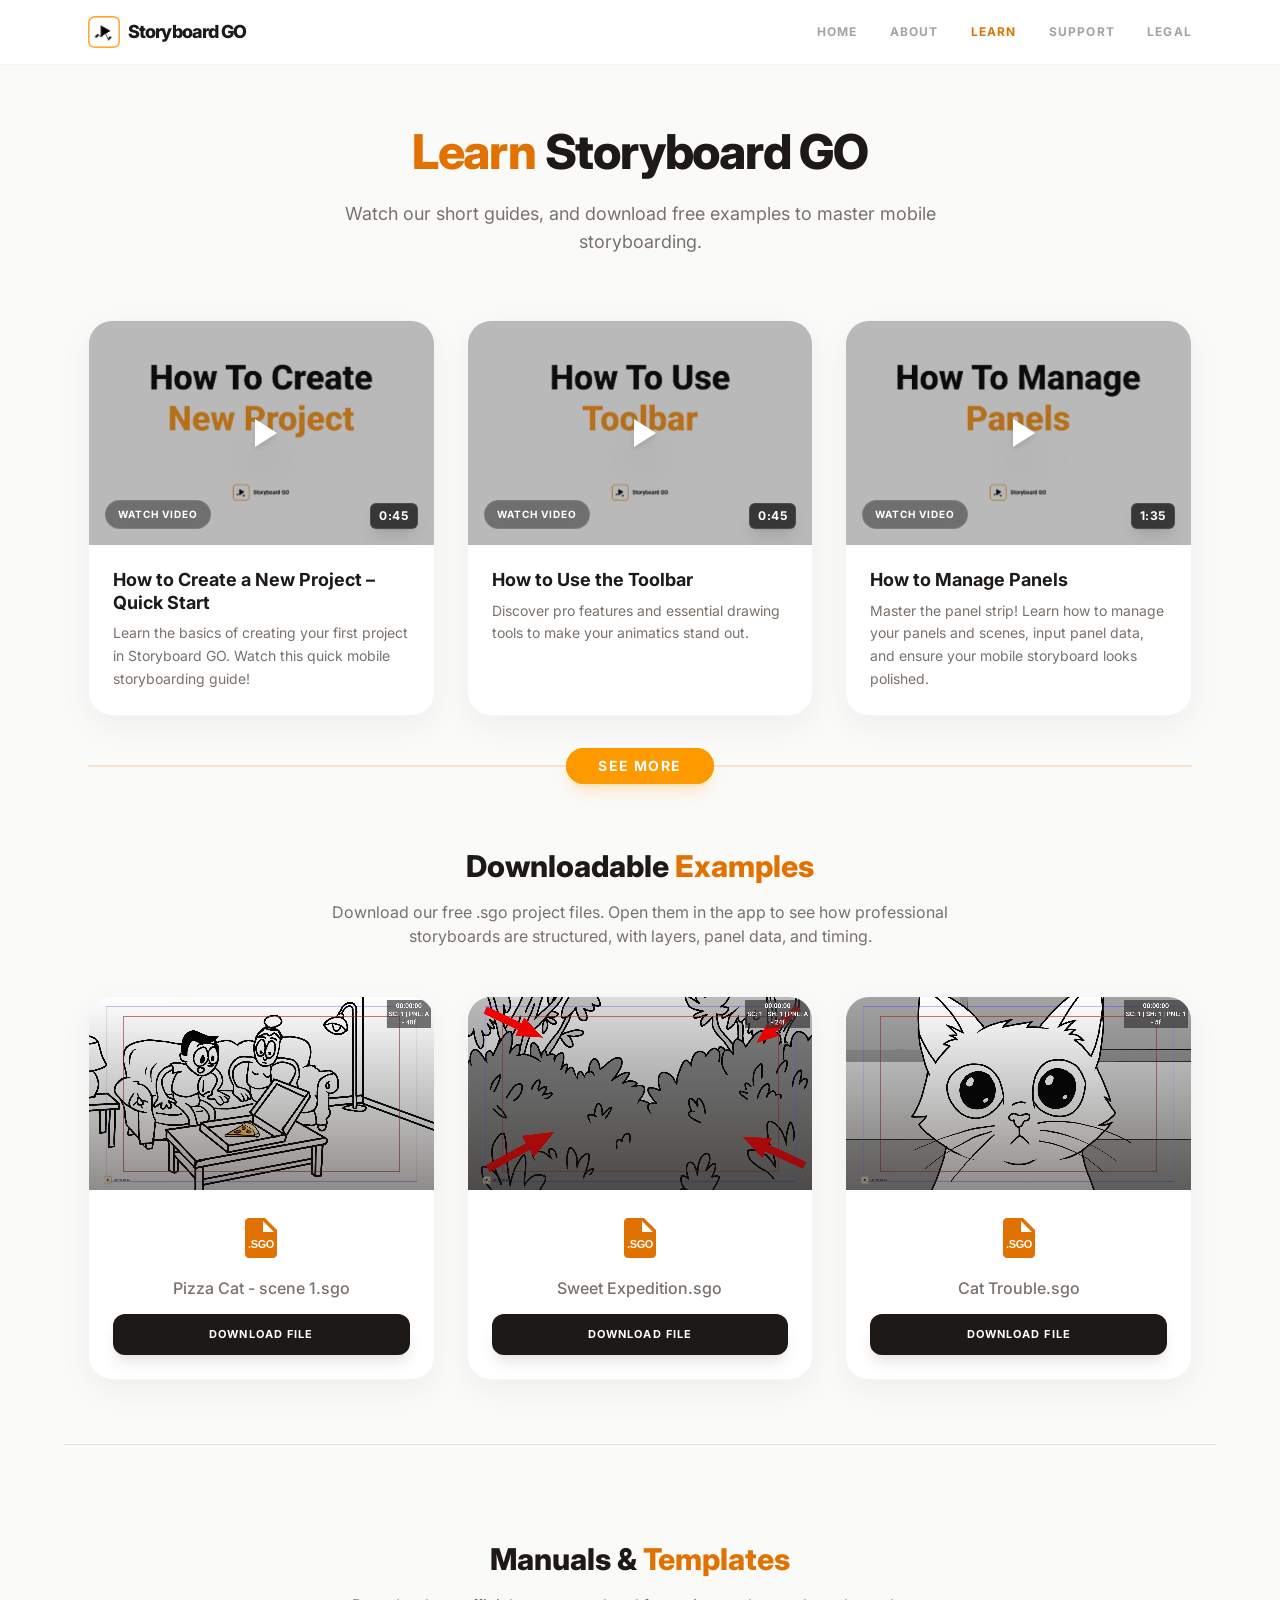
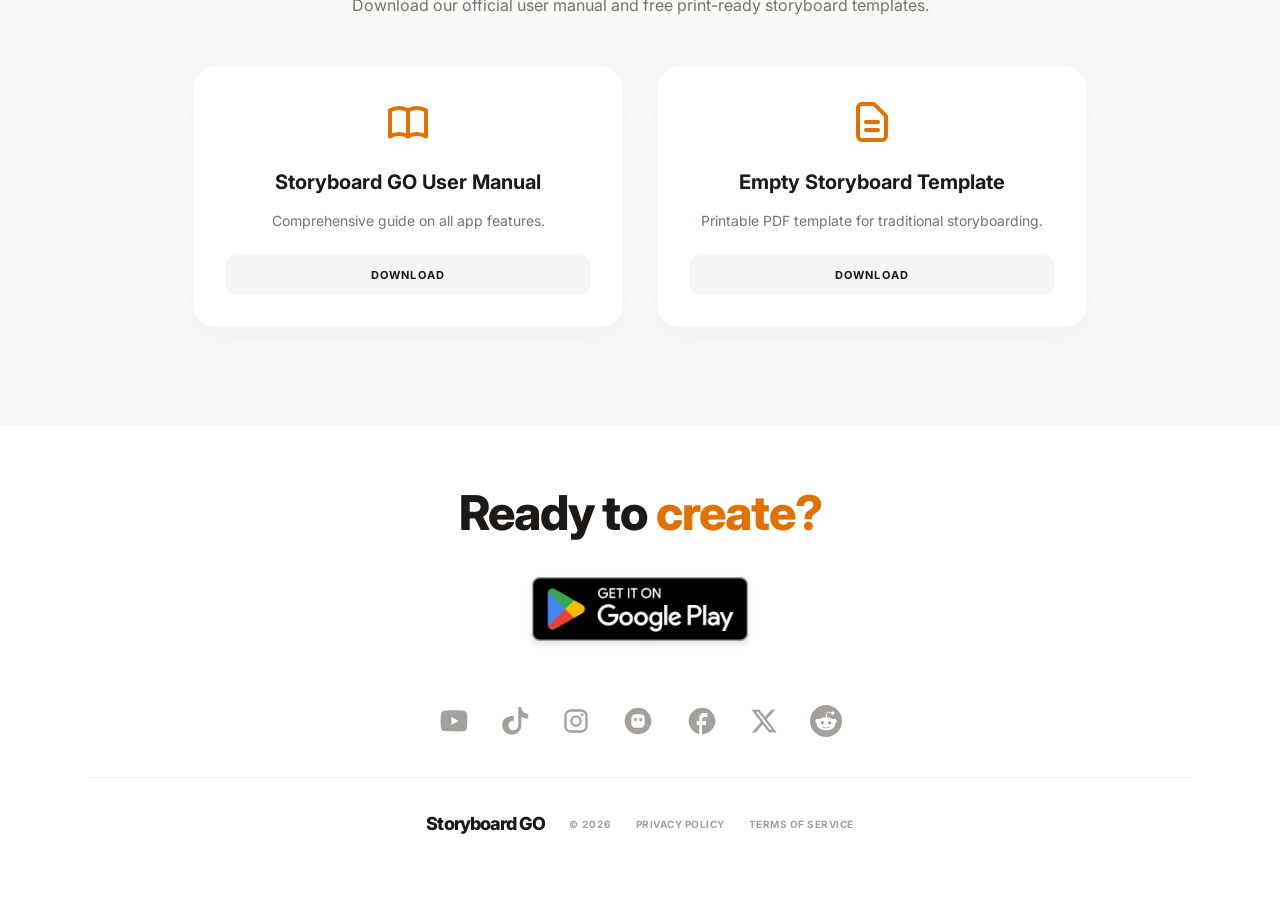
<file: learn.html>
<!DOCTYPE html>
<html lang="en" class="scroll-smooth">
<head>
    <meta http-equiv="Cache-Control" content="max-age=31536000, public">
    <meta charset="UTF-8">
    <meta name="viewport" content="width=device-width, initial-scale=1.0">
    <!-- Tytuł strony wyświetlany w wyszukiwarkach (SEO) i dynamiczna krótka nazwa karty -->
    <title>Free Storyboard Templates, PDF & Video Guides | Storyboard GO</title>
    <script>document.title = "Learn & Free Resources";</script>

    <!-- SEO & Meta Tags -->
    <meta name="description" content="Download free printable storyboard templates (PDF), official user manual, and watch video tutorials. Master storyboarding for mobile and desktop with Storyboard GO.">
    <meta name="keywords" content="free storyboard templates, darmowe szablony storyboardów, darmowy storyboard, how to storyboard, storyboard app, mobile and desktop storyboard software, animatic creator, filmmaking guide, android, ios, pc">
    <meta name="author" content="Witek Creator">
    <link rel="canonical" href="https://storyboardgo.com/learn">

    <!-- Ikonka wyświetlana w przeglądarce i przy zapisywaniu na telefon (Favicon) -->
    <link rel="icon" type="image/png" href="LOGO_2026.png">
    <link rel="apple-touch-icon" href="LOGO_2026.png">

    <!-- Preconnect do zewnętrznych CDN (eliminuje opóźnienia DNS/TLS przy pierwszym ładowaniu) -->
    <link rel="preconnect" href="https://fonts.googleapis.com">
    <link rel="preconnect" href="https://fonts.gstatic.com" crossorigin>
    <link rel="preconnect" href="https://unpkg.com" crossorigin>

    <!-- Tailwind CSS dla nowoczesnego i responsywnego wyglądu -->
    <link rel="stylesheet" href="style.css">
    <link href="https://fonts.googleapis.com/css2?family=Inter:wght@400;600;800&display=swap" rel="stylesheet">
    <!-- AOS CSS -->
    <link rel="stylesheet" href="https://unpkg.com/aos@2.3.1/dist/aos.css">
    
    <style>
        body { font-family: 'Inter', sans-serif; background-color: #FAFAF9; color: #44403C; }
        .amber-accent { color: #D97706; }
        .bg-amber-accent { background-color: #D97706; }
        
        .nav-link { 
            font-size: 0.75rem; 
            font-weight: 700; 
            text-transform: uppercase; 
            letter-spacing: 0.1em; 
            color: #A8A29E; 
            transition: color 0.3s; 
        }
        .nav-link:hover { color: #44403C; }
        .nav-link.active { color: #D97706; }

        /* Mobilne Menu Sidebar */
        #mobile-menu { 
            transition: transform 0.3s ease-in-out; 
            transform: translateX(-100%); 
        }
        #mobile-menu.active { 
            transform: translateX(0); 
        }
        
        /* Card styling */
        .tutorial-card {
            background: white;
            border-radius: 24px;
            overflow: hidden;
            box-shadow: 0 10px 30px rgba(0,0,0,0.05);
            transition: transform 0.3s ease, box-shadow 0.3s ease;
        }
        .tutorial-card:hover {
            transform: translateY(-5px);
            box-shadow: 0 15px 40px rgba(0,0,0,0.1);
        }
    </style>
</head>
<body class="antialiased">

    <!-- NAWIGACJA (STALUR) -->
    <nav class="fixed top-0 w-full bg-white/80 backdrop-blur-md border-b border-stone-100 z-50">
        <div class="max-w-6xl mx-auto px-6 h-16 flex items-center">
            
            <!-- Hamburger dla mobile -->
            <button id="hamburger-btn" aria-label="Open mobile menu" aria-expanded="false" class="md:hidden mr-4 p-2 text-stone-600 focus:outline-none focus-visible:ring-2 focus-visible:ring-stone-400 rounded-md">
                <svg class="w-6 h-6" fill="none" stroke="currentColor" viewBox="0 0 24 24">
                    <path stroke-linecap="round" stroke-linejoin="round" stroke-width="2" d="M4 6h16M4 12h16m-7 6h7"></path>
                </svg>
            </button>

            <!-- LOGO -->
            <a href="/" class="flex items-center gap-2 mr-auto hover:opacity-80 transition-opacity" aria-label="Go to home">
                <img src="logo_anim.webp" alt="Storyboard GO Logo" class="h-8 w-auto object-contain">
                <span class="font-extrabold tracking-tighter text-lg text-stone-900">Storyboard GO</span>
            </a>

            <!-- Menu Desktop -->
            <div class="hidden md:flex gap-8">
                <a href="/#home" class="nav-link">Home</a>
                <a href="/#features" class="nav-link">About</a>
                <a href="/learn" class="nav-link active">Learn</a>
                <a href="/#support" class="nav-link">Support</a>
                <a href="/#legal" class="nav-link">Legal</a>
            </div>
        </div>
    </nav>

    <!-- SIDEBAR MOBILNY -->
    <div id="mobile-menu" class="fixed inset-y-0 left-0 w-64 bg-white shadow-2xl z-[60] md:hidden flex flex-col p-8">
        <div class="flex justify-between items-center mb-10">
            <span class="font-bold text-stone-400 uppercase text-[10px] tracking-widest">Menu</span>
            <button id="close-menu" aria-label="Close mobile menu" class="text-stone-400 text-xl p-2 focus:outline-none focus-visible:ring-2 focus-visible:ring-stone-400 rounded-md">✕</button>
        </div>
        <div class="flex flex-col gap-6">
            <a href="/#home" onclick="toggleMenu()" class="nav-link">Home</a>
            <a href="/#features" onclick="toggleMenu()" class="nav-link">About</a>
            <a href="/learn" onclick="toggleMenu()" class="nav-link active">Learn</a>
            <a href="/#support" onclick="toggleMenu()" class="nav-link">Support</a>
            <a href="/#legal" onclick="toggleMenu()" class="nav-link">Legal</a>
        </div>
        <div class="mt-auto pt-6 border-t border-stone-100">
            <p class="text-[9px] font-bold text-stone-300 uppercase tracking-widest leading-loose">
                Professional tools <br> for creators.
            </p>
        </div>
    </div>
    <div id="menu-overlay" class="fixed inset-0 bg-stone-900/20 backdrop-blur-sm z-50 hidden md:hidden" onclick="toggleMenu()"></div>

    <!-- TREŚĆ GŁÓWNA -->
    <main class="pt-32 pb-24 min-h-screen">
        
        <!-- Header -->
        <section class="max-w-6xl mx-auto px-6 mb-16 text-center" data-aos="fade-down">
            <h1 class="text-4xl md:text-5xl font-extrabold text-stone-900 mb-6 tracking-tight">
                <span class="text-amber-600">Learn</span> Storyboard GO
            </h1>
            <p class="text-lg text-stone-500 max-w-2xl mx-auto">
                Watch our short guides, and download free examples to master mobile storyboarding.
            </p>
        </section>

        <!-- Container for Tutorials Grid -->
        <section class="max-w-6xl mx-auto px-6">
            <div id="tutorials-container" class="grid grid-cols-1 md:grid-cols-2 lg:grid-cols-3 gap-8">
                <!-- Tutorials will be injected here by JavaScript -->
            </div>
            
            <div id="extra-tutorials-wrapper" class="overflow-hidden transition-all duration-700 ease-in-out" style="max-height: 0;">
                <div id="extra-tutorials-container" class="grid grid-cols-1 md:grid-cols-2 lg:grid-cols-3 gap-8 pt-8">
                    <!-- Extra tutorials will be injected here by JavaScript -->
                </div>
            </div>

            <!-- "See More" Divider -->
            <div id="see-more-container" class="mt-8 flex items-center justify-center relative hidden">
                <style>
                    @keyframes soft-ping {
                        0% { transform: scale(1); opacity: 0.5; }
                        50% { transform: scale(1.15); opacity: 0; }
                        100% { transform: scale(1); opacity: 0; }
                    }
                    .animate-soft-ping {
                        animation: soft-ping 2s cubic-bezier(0, 0, 0.2, 1) infinite;
                    }
                </style>
                <div class="absolute inset-x-0 top-1/2 -translate-y-1/2 h-px bg-amber-600/30"></div>
                
                <div class="relative z-10 flex group cursor-pointer" id="see-more-btn">
                    <!-- Tło pulsacji (zmniejszone) -->
                    <div class="absolute inset-0 bg-amber-500 rounded-full animate-soft-ping group-hover:opacity-0 transition-opacity duration-300 pointer-events-none"></div>
                    <!-- Właściwy przycisk (bez ramki na start) -->
                    <button id="see-more-btn-inner" class="relative bg-amber-500 text-white px-8 py-2 rounded-full font-bold text-sm uppercase tracking-widest hover:scale-105 transition-all shadow-lg shadow-amber-500/20 pointer-events-none">
                        See More
                    </button>
                </div>
            </div>
        </section>

        <!-- Downloadable Resources Section -->
        <section class="max-w-6xl mx-auto px-6 mt-16" data-aos="fade-up">
            <h2 class="text-3xl font-extrabold text-stone-900 mb-4 text-center">
                Downloadable <span class="text-amber-600">Examples</span>
            </h2>
            <p class="text-stone-500 text-center mb-12 max-w-2xl mx-auto">
                Download our free .sgo project files. Open them in the app to see how professional storyboards are structured, with layers, panel data, and timing.
            </p>
            
            <div class="grid grid-cols-1 md:grid-cols-2 lg:grid-cols-3 gap-8 justify-center max-w-6xl mx-auto">
                
                <!-- Example 1 -->
                <div class="tutorial-card flex flex-col h-full bg-white border border-stone-100 group">
                    <div class="w-full relative bg-stone-100 overflow-hidden aspect-[16/9] flex items-center justify-center">
                        <video class="w-full h-full object-cover" autoplay loop muted playsinline>
                            <source src="resources/animatic_pizza_cat.webm" type="video/webm">
                            Your browser does not support the video tag.
                        </video>
                        <div class="absolute inset-0 bg-gradient-to-t from-stone-900/50 to-transparent pointer-events-none"></div>
                    </div>
                    
                    <div class="p-6 flex-grow flex flex-col justify-between text-center items-center gap-4">
                        <a href="resources/pizza_cat_scene_1.sgo" download class="flex flex-col items-center gap-2 w-full hover:opacity-80 transition-opacity">
                            <div class="mb-2">
                                <svg class="w-12 h-12 text-amber-600" fill="currentColor" viewBox="0 0 24 24">
                                    <path d="M6 2C4.895 2 4 2.895 4 4v16c0 1.105.895 2 2 2h12c1.105 0 2-.895 2-2V8l-6-6H6zm7 1.5L18.5 9H13V3.5z"/>
                                    <text x="12" y="17" font-family="sans-serif" font-weight="900" font-size="5.5" text-anchor="middle" fill="#ffffff" letter-spacing="-0.2">.SGO</text>
                                </svg>
                            </div>
                            <h3 class="font-medium text-stone-500 leading-tight">Pizza Cat - scene 1.sgo</h3>
                        </a>
                        <a href="resources/pizza_cat_scene_1.sgo" download class="w-full bg-stone-900 text-white py-3 rounded-xl font-bold text-[11px] uppercase tracking-widest hover:bg-stone-800 transition-colors shadow-lg shadow-stone-200 block">
                            Download File
                        </a>
                    </div>
                </div>

                <!-- Example 2 -->
                <div class="tutorial-card flex flex-col h-full bg-white border border-stone-100 group">
                    <div class="w-full relative bg-stone-100 overflow-hidden aspect-[16/9] flex items-center justify-center">
                        <video class="w-full h-full object-cover" autoplay loop muted playsinline>
                            <source src="resources/animatic_sweet_expedition.webm" type="video/webm">
                            Your browser does not support the video tag.
                        </video>
                        <div class="absolute inset-0 bg-gradient-to-t from-stone-900/50 to-transparent pointer-events-none"></div>
                    </div>
                    
                    <div class="p-6 flex-grow flex flex-col justify-between text-center items-center gap-4">
                        <a href="resources/sweet_expedition.sgo" download class="flex flex-col items-center gap-2 w-full hover:opacity-80 transition-opacity">
                            <div class="mb-2">
                                <svg class="w-12 h-12 text-amber-600" fill="currentColor" viewBox="0 0 24 24">
                                    <path d="M6 2C4.895 2 4 2.895 4 4v16c0 1.105.895 2 2 2h12c1.105 0 2-.895 2-2V8l-6-6H6zm7 1.5L18.5 9H13V3.5z"/>
                                    <text x="12" y="17" font-family="sans-serif" font-weight="900" font-size="5.5" text-anchor="middle" fill="#ffffff" letter-spacing="-0.2">.SGO</text>
                                </svg>
                            </div>
                            <h3 class="font-medium text-stone-500 leading-tight">Sweet Expedition.sgo</h3>
                        </a>
                        <a href="resources/sweet_expedition.sgo" download class="w-full bg-stone-900 text-white py-3 rounded-xl font-bold text-[11px] uppercase tracking-widest hover:bg-stone-800 transition-colors shadow-lg shadow-stone-200 block">
                            Download File
                        </a>
                    </div>
                </div>
                
                <!-- Example 3 -->
                <div class="tutorial-card flex flex-col h-full bg-white border border-stone-100 group">
                    <div class="w-full relative bg-stone-100 overflow-hidden aspect-[16/9] flex items-center justify-center">
                        <video class="w-full h-full object-cover" autoplay loop muted playsinline>
                            <source src="resources/Animatic_CatTrouble.webm" type="video/webm">
                            Your browser does not support the video tag.
                        </video>
                        <div class="absolute inset-0 bg-gradient-to-t from-stone-900/50 to-transparent pointer-events-none"></div>
                    </div>
                    
                    <div class="p-6 flex-grow flex flex-col justify-between text-center items-center gap-4">
                        <a href="resources/cat_trouble.sgo" download class="flex flex-col items-center gap-2 w-full hover:opacity-80 transition-opacity">
                            <div class="mb-2">
                                <svg class="w-12 h-12 text-amber-600" fill="currentColor" viewBox="0 0 24 24">
                                    <path d="M6 2C4.895 2 4 2.895 4 4v16c0 1.105.895 2 2 2h12c1.105 0 2-.895 2-2V8l-6-6H6zm7 1.5L18.5 9H13V3.5z"/>
                                    <text x="12" y="17" font-family="sans-serif" font-weight="900" font-size="5.5" text-anchor="middle" fill="#ffffff" letter-spacing="-0.2">.SGO</text>
                                </svg>
                            </div>
                            <h3 class="font-medium text-stone-500 leading-tight">Cat Trouble.sgo</h3>
                        </a>
                        <a href="resources/cat_trouble.sgo" download class="w-full bg-stone-900 text-white py-3 rounded-xl font-bold text-[11px] uppercase tracking-widest hover:bg-stone-800 transition-colors shadow-lg shadow-stone-200 block">
                            Download File
                        </a>
                    </div>
                </div>
                
            </div>
        </section>

        <!-- PDF Resources Section -->
        <section class="max-w-6xl mx-auto px-6 pt-24 mt-16 border-t border-stone-200" data-aos="fade-up">
            <h2 class="text-3xl font-extrabold text-stone-900 mb-4 text-center">
                Manuals & <span class="text-amber-600">Templates</span>
            </h2>
            <p class="text-stone-500 text-center mb-12 max-w-2xl mx-auto">
                Download our official user manual and free print-ready storyboard templates.
            </p>
            
            <div class="grid grid-cols-1 md:grid-cols-2 gap-8 justify-center max-w-4xl mx-auto">
                
                <!-- PDF 1 -->
                <div class="tutorial-card flex flex-col h-full bg-white border border-stone-100 group p-8">
                    <div class="flex-grow flex flex-col justify-between text-center items-center gap-6">
                        <a href="User_Manual_Storyboard_GO.pdf" target="_blank" class="flex flex-col items-center gap-4 w-full hover:opacity-80 transition-opacity">
                            <div class="text-amber-600 mb-2">
                                <svg class="w-12 h-12" fill="none" stroke="currentColor" viewBox="0 0 24 24">
                                    <path stroke-linecap="round" stroke-linejoin="round" stroke-width="2" d="M12 6.253v13m0-13C10.832 5.477 9.246 5 7.5 5S4.168 5.477 3 6.253v13C4.168 18.477 5.754 18 7.5 18s3.332.477 4.5 1.253m0-13C13.168 5.477 14.754 5 16.5 5c1.747 0 3.332.477 4.5 1.253v13C19.832 18.477 18.247 18 16.5 18c-1.746 0-3.332.477-4.5 1.253"></path>
                                </svg>
                            </div>
                            <h3 class="font-bold text-xl text-stone-900 leading-tight">Storyboard GO User Manual</h3>
                            <p class="text-sm text-stone-500">Comprehensive guide on all app features.</p>
                        </a>
                        <a href="User_Manual_Storyboard_GO.pdf" download class="w-full bg-stone-100 text-stone-900 py-3 rounded-xl font-bold text-[11px] uppercase tracking-widest hover:bg-stone-200 transition-colors block">
                            Download
                        </a>
                    </div>
                </div>

                <!-- PDF 2 -->
                <div class="tutorial-card flex flex-col h-full bg-white border border-stone-100 group p-8">
                    <div class="flex-grow flex flex-col justify-between text-center items-center gap-6">
                        <a href="Empty_Storyboard_GO_Template.pdf" target="_blank" class="flex flex-col items-center gap-4 w-full hover:opacity-80 transition-opacity">
                            <div class="text-amber-600 mb-2">
                                <svg class="w-12 h-12" fill="none" stroke="currentColor" viewBox="0 0 24 24">
                                    <path stroke-linecap="round" stroke-linejoin="round" stroke-width="2" d="M9 12h6m-6 4h6m2 5H7a2 2 0 01-2-2V5a2 2 0 012-2h5.586a1 1 0 01.707.293l5.414 5.414a1 1 0 01.293.707V19a2 2 0 01-2 2z"></path>
                                </svg>
                            </div>
                            <h3 class="font-bold text-xl text-stone-900 leading-tight">Empty Storyboard Template</h3>
                            <p class="text-sm text-stone-500">Printable PDF template for traditional storyboarding.</p>
                        </a>
                        <a href="Empty_Storyboard_GO_Template.pdf" download class="w-full bg-stone-100 text-stone-900 py-3 rounded-xl font-bold text-[11px] uppercase tracking-widest hover:bg-stone-200 transition-colors block">
                            Download
                        </a>
                    </div>
                </div>
                
            </div>
        </section>

    </main>

    <!-- MODAL WIDEO (LIGHTBOX) -->
    <div id="video-modal" class="fixed inset-0 bg-stone-900/90 backdrop-blur-md z-[100] hidden flex items-center justify-center p-4 md:p-6 opacity-0 transition-opacity duration-300">
        <div class="relative w-full max-w-md bg-black rounded-[2rem] overflow-hidden shadow-2xl flex flex-col transform scale-95 transition-transform duration-300 border border-stone-800" id="video-modal-content">
            <!-- Przycisk Zamknięcia -->
            <button onclick="closeVideoModal()" class="absolute top-4 right-4 text-white/50 hover:text-white bg-black/50 hover:bg-black/80 rounded-full p-3 z-50 transition-all backdrop-blur-sm" aria-label="Close modal">
                <svg class="w-6 h-6" fill="none" stroke="currentColor" viewBox="0 0 24 24"><path stroke-linecap="round" stroke-linejoin="round" stroke-width="2" d="M6 18L18 6M6 6l12 12"></path></svg>
            </button>
            
            <!-- Kontener na Iframe (Proporcja 9:16 dla TikTok) -->
            <div id="iframe-container" class="w-full flex justify-center items-center bg-stone-950 aspect-[9/16] relative">
                <!-- Ładowanie wskaźnik -->
                <div class="absolute inset-0 flex items-center justify-center text-stone-700">
                    <svg class="animate-spin h-8 w-8" xmlns="http://www.w3.org/2000/svg" fill="none" viewBox="0 0 24 24"><circle class="opacity-25" cx="12" cy="12" r="10" stroke="currentColor" stroke-width="4"></circle><path class="opacity-75" fill="currentColor" d="M4 12a8 8 0 018-8V0C5.373 0 0 5.373 0 12h4zm2 5.291A7.962 7.962 0 014 12H0c0 3.042 1.135 5.824 3 7.938l3-2.647z"></path></svg>
                </div>
                <!-- Iframe będzie tu dodany przez JS -->
            </div>
        </div>
    </div>

    <!-- FOOTER (Skrócony do głównych elementów, dostosowany) -->
    <footer class="bg-white border-t border-stone-100 py-16 relative z-10 overflow-hidden">
        <div class="max-w-6xl mx-auto px-6 flex flex-col items-center">
            
            <h2 class="text-3xl md:text-5xl font-extrabold text-stone-900 tracking-tight text-center mb-10">
                Ready to <span class="text-amber-600">create?</span>
            </h2>
            
            <a href="https://play.google.com/store/apps/details?id=com.storyboardgo.app" target="_blank" class="mb-16 hover:scale-105 transition-transform" aria-label="Get it on Google Play">
                <img src="GetItOnGooglePlay_Badge_Web_color_English.webp" loading="lazy" width="478" height="142" alt="Get it on Google Play" class="h-16 w-auto drop-shadow-md">
            </a>
            
            <!-- Social Media -->
            <div class="flex gap-8 items-center justify-center flex-wrap mb-10">
                <a href="https://www.youtube.com/@StoryboardGO" target="_blank" aria-label="YouTube" class="text-stone-400 hover:text-stone-900 hover:scale-110 transition-all">
                    <svg class="w-8 h-8" fill="currentColor" viewBox="0 0 24 24"><path fill-rule="evenodd" clip-rule="evenodd" d="M21.582,6.186c-0.23-0.86-0.908-1.538-1.768-1.768C18.254,4,12,4,12,4S5.746,4,4.186,4.418c-0.86,0.23-1.538,0.908-1.768,1.768 C2,7.746,2,12,2,12s0,4.254,0.418,5.814c0.23,0.86,0.908,1.538,1.768,1.768C5.746,20,12,20,12,20s6.254,0,7.814-0.418 c0.86-0.23,1.538-0.908,1.768-1.768C22,16.254,22,12,22,12S22,7.746,21.582,6.186z M10,15L15.5,12L10,9V15z"/></svg>
                </a>
                <a href="https://www.tiktok.com/@storyboard.go" target="_blank" aria-label="TikTok" class="text-stone-400 hover:text-stone-900 hover:scale-110 transition-all">
                    <svg class="w-7 h-7" fill="currentColor" viewBox="0 0 24 24"><path d="M12.525.02c1.31-.02 2.61-.01 3.91-.02.08 1.53.63 3.09 1.75 4.17 1.12 1.11 2.7 1.62 4.24 1.79v4.03c-1.44-.05-2.89-.35-4.2-.97-.57-.26-1.1-.59-1.62-.93v7.05c0 1.22-.19 2.45-.63 3.59-.47 1.21-1.23 2.3-2.22 3.12-1 .83-2.18 1.4-3.46 1.64-1.28.23-2.61.22-3.88-.06-1.28-.29-2.48-.9-3.46-1.74-1.01-.86-1.78-1.95-2.25-3.17-.46-1.22-.62-2.54-.52-3.84.11-1.3.49-2.55 1.12-3.65C2.56 9.8 4.2 8.61 6.13 8.08c1.3-.34 2.66-.43 3.99-.24v4.11c-.34-.07-.69-.09-1.04-.08a3.17 3.17 0 0 0-2.46 1.1c-.56.63-.89 1.43-.99 2.27-.1.84.05 1.7.42 2.45.38.74.96 1.34 1.66 1.73.69.38 1.48.55 2.26.5.78-.05 1.52-.3 2.14-.73.61-.41 1.09-.98 1.4-1.64.3-.64.44-1.35.43-2.07v-15.5z"/></svg>
                </a>
                <a href="https://www.instagram.com/storyboard_go" target="_blank" aria-label="Instagram" class="text-stone-400 hover:text-stone-900 hover:scale-110 transition-all">
                    <svg class="w-7 h-7" fill="currentColor" viewBox="0 0 24 24"><path d="M7.8 2h8.4C19.4 2 22 4.6 22 7.8v8.4a5.8 5.8 0 0 1-5.8 5.8H7.8C4.6 22 2 19.4 2 16.2V7.8A5.8 5.8 0 0 1 7.8 2m-.2 2A3.6 3.6 0 0 0 4 7.6v8.8C4 18.39 5.61 20 7.6 20h8.8a3.6 3.6 0 0 0 3.6-3.6V7.6C20 5.61 18.39 4 16.4 4H7.6m9.65 1.5a1.25 1.25 0 0 1 1.25 1.25A1.25 1.25 0 0 1 17.25 8 1.25 1.25 0 0 1 16 6.75a1.25 1.25 0 0 1 1.25-1.25M12 7a5 5 0 0 1 5 5 5 5 0 0 1-5 5 5 5 0 0 1-5-5 5 5 0 0 1 5-5m0 2a3 3 0 0 0-3 3 3 3 0 0 0 3 3 3 3 0 0 0 3-3 3 3 0 0 0-3-3z"/></svg>
                </a>
                <a href="https://discord.gg/frjApdegwf" target="_blank" aria-label="Discord" class="text-stone-400 hover:text-stone-900 hover:scale-110 transition-all">
                    <svg class="w-8 h-8" fill="currentColor" viewBox="0 0 24 24"><path d="M12,2C6.48,2,2,6.48,2,12s4.48,10,10,10s10-4.48,10-10S17.52,2,12,2z M17,14c0,1.65-1.35,3-3,3H10c-1.65,0-3-1.35-3-3v-4 c0-1.65,1.35-3,3-3h4c1.65,0,3,1.35,3,3V14z M11,10H9v2h2V10z M15,10h-2v2h2V10z"/></svg>
                </a>
                <a href="https://www.facebook.com/profile.php?id=61577665506672" target="_blank" aria-label="Facebook" class="text-stone-400 hover:text-stone-900 hover:scale-110 transition-all">
                    <svg class="w-8 h-8" fill="currentColor" viewBox="0 0 24 24"><path d="M22,12c0-5.52-4.48-10-10-10S2,6.48,2,12c0,4.84,3.44,8.9,8,9.8V15H8v-3h2V9.5C10,7.57,11.57,6,13.5,6H16v3h-2 c-1.1,0-2,0.9-2,2v1h3v3h-3v6.95C18.05,21.45,22,17.19,22,12z"/></svg>
                </a>
                <a href="https://x.com/WITemsAPP" target="_blank" aria-label="X (Twitter)" class="text-stone-400 hover:text-stone-900 hover:scale-110 transition-all">
                    <svg class="w-7 h-7" fill="currentColor" viewBox="0 0 24 24"><path d="M18.244 2.25h3.308l-7.227 8.26 8.502 11.24H16.17l-5.214-6.817L4.99 21.75H1.68l7.73-8.835L1.254 2.25H8.08l4.713 6.231zm-1.161 17.52h1.833L7.084 4.126H5.117z"/></svg>
                </a>
                <a href="https://www.reddit.com/r/StoryboardGO" target="_blank" aria-label="Reddit" class="text-stone-400 hover:text-stone-900 hover:scale-110 transition-all">
                    <svg class="w-8 h-8" fill="currentColor" viewBox="0 0 24 24"><path d="M12 0A12 12 0 0 0 0 12a12 12 0 0 0 12 12 12 12 0 0 0 12-12A12 12 0 0 0 12 0zm5.01 4.744c.688 0 1.25.561 1.25 1.249a1.25 1.25 0 0 1-2.498.056l-2.597-.547-.8 3.747c1.824.07 3.48.632 4.674 1.488.308-.309.73-.491 1.207-.491.968 0 1.754.786 1.754 1.754 0 .716-.435 1.333-1.01 1.614a3.111 3.111 0 0 1 .042.52c0 2.694-3.13 4.87-7.004 4.87-3.874 0-7.004-2.176-7.004-4.87 0-.183.015-.366.043-.534A1.748 1.748 0 0 1 4.028 12c0-.968.786-1.754 1.754-1.754.463 0 .898.196 1.207.49 1.207-.883 2.878-1.43 4.744-1.487l.885-4.182a.342.342 0 0 1 .14-.197.35.35 0 0 1 .238-.042l2.906.617a1.214 1.214 0 0 1 1.108-.701zM9.25 12C8.561 12 8 12.562 8 13.25c0 .687.561 1.248 1.25 1.248.687 0 1.248-.561 1.248-1.249 0-.688-.561-1.249-1.249-1.249zm5.5 0c-.687 0-1.248.561-1.248 1.25 0 .687.561 1.248 1.249 1.248.688 0 1.249-.561 1.249-1.249 0-.687-.562-1.249-1.25-1.249zm-5.466 3.99a.327.327 0 0 0-.231.094.33.33 0 0 0 0 .463c.842.842 2.484.913 2.961.913.477 0 2.105-.056 2.961-.913a.361.361 0 0 0 .029-.463.33.33 0 0 0-.464 0c-.547.533-1.684.73-2.512.73-.828 0-1.979-.196-2.512-.73a.326.326 0 0 0-.232-.095z"/></svg>
                </a>
            </div>
            
            <div class="flex flex-col md:flex-row justify-center items-center gap-6 pt-8 border-t border-stone-200/50 w-full">
                <span class="font-extrabold tracking-tighter text-lg text-stone-900">Storyboard GO</span>
                <p class="text-[10px] font-bold uppercase tracking-widest text-stone-400">© 2026</p>
                <div class="flex gap-6">
                    <a href="/#legal" class="text-[10px] uppercase font-bold tracking-wider text-stone-400 hover:text-stone-600 transition-colors">Privacy Policy</a>
                    <a href="/#legal" class="text-[10px] uppercase font-bold tracking-wider text-stone-400 hover:text-stone-600 transition-colors">Terms of Service</a>
                </div>
            </div>
        </div>
    </footer>

    <!-- SKRYPTY -->
    <script>
        const mobileMenu = document.getElementById('mobile-menu');
        const overlay = document.getElementById('menu-overlay');
        const videoModal = document.getElementById('video-modal');
        const videoModalContent = document.getElementById('video-modal-content');
        const iframeContainer = document.getElementById('iframe-container');

        // Obsługa menu mobilnego
        function toggleMenu() {
            const isActive = mobileMenu.classList.toggle('active');
            overlay.classList.toggle('hidden');
            document.getElementById('hamburger-btn').setAttribute('aria-expanded', isActive);
        }

        document.getElementById('hamburger-btn').addEventListener('click', toggleMenu);
        document.getElementById('close-menu').addEventListener('click', toggleMenu);

        // --- BAZA TUTORIALI ---
        const tutorialsData = [
            {
                url: "https://www.youtube.com/shorts/KOqtnAP34zs",
                title: "How to Create a New Project – Quick Start",
                description: "Learn the basics of creating your first project in Storyboard GO. Watch this quick mobile storyboarding guide!",
                thumbnail: "thumbnail1.jpg",
                duration: "0:45"
            },
            {
                url: "https://www.youtube.com/shorts/yf3LYgY3-yM",
                title: "How to Use the Toolbar",
                description: "Discover pro features and essential drawing tools to make your animatics stand out.",
                thumbnail: "thumbnail2.jpg",
                duration: "0:45"
            },
            {
                url: "https://www.youtube.com/shorts/kTdgmObqhlI",
                title: "How to Manage Panels",
                description: "Master the panel strip! Learn how to manage your panels and scenes, input panel data, and ensure your mobile storyboard looks polished.",
                thumbnail: "thumbnail3.webp",
                duration: "1:35"
            },
            {
                url: "https://www.youtube.com/shorts/nNtUTIecuoc",
                title: "How To Use Layers",
                description: "Organize your workflow. Learn how to separate characters and backgrounds using layers for full control.",
                thumbnail: "thumbnail4.webp",
                duration: "1:00"
            }
        ];

        // Otwieranie wideo w lightboxie (duży ekran)
        function openVideoModal(videoId) {
            iframeContainer.innerHTML = `
                <div class="absolute inset-0 flex items-center justify-center text-stone-700">
                    <svg class="animate-spin h-8 w-8" xmlns="http://www.w3.org/2000/svg" fill="none" viewBox="0 0 24 24"><circle class="opacity-25" cx="12" cy="12" r="10" stroke="currentColor" stroke-width="4"></circle><path class="opacity-75" fill="currentColor" d="M4 12a8 8 0 018-8V0C5.373 0 0 5.373 0 12h4zm2 5.291A7.962 7.962 0 014 12H0c0 3.042 1.135 5.824 3 7.938l3-2.647z"></path></svg>
                </div>
                <iframe 
                    class="w-full h-full relative z-10 rounded-lg" 
                    src="https://www.youtube.com/embed/${videoId}?autoplay=1" 
                    frameborder="0" 
                    allow="accelerometer; autoplay; clipboard-write; encrypted-media; gyroscope; picture-in-picture; fullscreen" 
                    allowfullscreen>
                </iframe>
            `;

            videoModal.classList.remove('hidden');
            // Zmuszamy przeglądarkę do przerenderowania żeby animacja opacity zadziałała
            void videoModal.offsetWidth;
            
            videoModal.classList.remove('opacity-0');
            videoModalContent.classList.remove('scale-95');
            document.body.style.overflow = 'hidden'; // blokuj scroll
            
            // Zamknij na ESC
            document.addEventListener('keydown', handleEsc);
        }

        // Zamykanie lightboxa
        function closeVideoModal() {
            // Natychmiast usuwamy iframe, żeby pozbyć się "ścinki" powodowanej przez ciężki skrypt TikToka i zwolnić pamięć
            iframeContainer.innerHTML = '';
            
            videoModal.classList.add('opacity-0');
            videoModalContent.classList.add('scale-95');
            
            setTimeout(() => {
                videoModal.classList.add('hidden');
                document.body.style.overflow = '';
            }, 300);
            
            document.removeEventListener('keydown', handleEsc);
        }

        function handleEsc(e) {
            if (e.key === 'Escape') closeVideoModal();
        }

        // Zamknij modal klikając w tło
        videoModal.addEventListener('click', function(e) {
            if (e.target === videoModal) closeVideoModal();
        });

        // Funkcja generująca kafelki z przyciskiem PLAY
        function renderTutorials() {
            const container = document.getElementById('tutorials-container');
            const extraContainer = document.getElementById('extra-tutorials-container');
            const seeMoreContainer = document.getElementById('see-more-container');
            
            tutorialsData.forEach((tutorial, index) => {
                const match = tutorial.url.match(/(?:shorts\/|youtube\.com\/watch\?v=|youtu\.be\/)([a-zA-Z0-9_-]+)/);
                const videoId = match ? match[1] : '';

                if (videoId) {
                    const tile = document.createElement('div');
                    tile.className = 'tutorial-card flex flex-col h-full bg-white border border-stone-100 group cursor-pointer';
                    
                    if (index >= 3) {
                        tile.classList.add('extra-tutorial');
                        if (seeMoreContainer) seeMoreContainer.classList.remove('hidden');
                        extraContainer.appendChild(tile);
                    } else {
                        tile.setAttribute('data-aos', 'fade-up');
                        tile.setAttribute('data-aos-delay', (index * 100).toString());
                        container.appendChild(tile);
                    }
                    
                    tile.onclick = () => openVideoModal(videoId);

                    // Dynamiczne generowanie gradientów jako fallback
                    const gradients = [
                        'from-amber-500 to-orange-600',
                        'from-stone-700 to-stone-900',
                        'from-orange-400 to-amber-500',
                        'from-stone-600 to-stone-800'
                    ];
                    const bgClass = gradients[index % gradients.length];

                    // Jeśli użytkownik podał miniaturkę w JS, używamy obrazka, jeśli nie – gradientu. Dodane transform-gpu poprawia płynność
                    const backgroundHtml = tutorial.thumbnail 
                        ? `<img src="${tutorial.thumbnail}" alt="${tutorial.title}" class="absolute inset-0 w-full h-full object-cover transform-gpu will-change-transform group-hover:scale-105 transition-transform duration-700 ease-out">
                           <div class="absolute inset-0 bg-stone-900/30 group-hover:bg-stone-900/10 transition-colors"></div>`
                        : `<div class="absolute inset-0 bg-gradient-to-br ${bgClass} opacity-90 transform-gpu will-change-transform group-hover:scale-105 transition-transform duration-700 ease-out"></div>
                           <div class="absolute inset-0 flex items-center justify-center opacity-10">
                               <span class="text-white text-6xl font-black uppercase tracking-tighter transform -rotate-12">Tutorial</span>
                           </div>`;

                    // Czas trwania nagrania
                    const durationHtml = tutorial.duration 
                        ? `<div class="absolute bottom-4 right-4 z-10 text-white font-bold text-xs tracking-wider bg-black/70 px-2 py-1 rounded-md backdrop-blur-md border border-white/10 shadow-lg">
                               ${tutorial.duration}
                           </div>`
                        : '';

                    tile.innerHTML = `
                        <!-- Sekcja "Thumbnail" z przyciskiem PLAY -->
                        <div class="w-full relative bg-stone-100 overflow-hidden h-56 flex items-center justify-center">
                            ${backgroundHtml}

                            <!-- Ikona Play -->
                            <!-- UWAGA: Aby samodzielnie zmienić przeźroczystość, zmień klasy poniżej:
                                 bg-transparent -> brak tła
                                 bg-black/30 -> czarne tło o przezroczystości 30%
                                 bg-white/10 -> białe tło o przezroczystości 10%
                                 backdrop-blur-sm -> dodaje rozmycie tła
                            -->
                            <div class="relative z-10 w-16 h-16 bg-transparent rounded-full flex items-center justify-center group-hover:bg-black/20 transition-all drop-shadow-2xl group-hover:scale-110 duration-300">
                                <svg class="w-12 h-12 text-white ml-1 drop-shadow-md" fill="currentColor" viewBox="0 0 24 24"><path d="M8 5v14l11-7z"/></svg>
                            </div>
                            
                            <div class="absolute bottom-4 left-4 z-10 text-white font-bold text-[10px] uppercase tracking-widest bg-black/40 px-3 py-1.5 rounded-full backdrop-blur-sm border border-white/10">
                                Watch Video
                            </div>

                            ${durationHtml}
                        </div>

                        <!-- Opis pod miniaturką -->
                        <div class="p-6 flex-grow flex flex-col justify-between">
                            <div>
                                <h3 class="text-lg font-bold text-stone-900 mb-2 leading-tight group-hover:text-amber-600 transition-colors">${tutorial.title}</h3>
                                <p class="text-sm text-stone-500 leading-relaxed">${tutorial.description}</p>
                            </div>
                        </div>
                    `;
                }
            });
        }

        // Renderuj tutoriale po załadowaniu DOM
        document.addEventListener('DOMContentLoaded', () => {
            renderTutorials();
            
            const seeMoreBtn = document.getElementById('see-more-btn');
            const seeMoreBtnInner = document.getElementById('see-more-btn-inner');
            const wrapper = document.getElementById('extra-tutorials-wrapper');
            let isExpanded = false;

            if (seeMoreBtn && wrapper) {
                seeMoreBtn.addEventListener('click', () => {
                    isExpanded = !isExpanded;

                    if (isExpanded) {
                        // Rozwijamy listę poprzez animację wysokości z easingiem
                        wrapper.style.maxHeight = wrapper.scrollHeight + 50 + 'px'; // +50px dla pewności
                        
                        // Zmiana przycisku na "Zwiń" (białe tło z pomarańczową ramką)
                        seeMoreBtnInner.textContent = 'Show Less';
                        seeMoreBtnInner.classList.remove('bg-amber-500', 'text-white');
                        seeMoreBtnInner.classList.add('bg-white', 'text-amber-500', 'border-2', 'border-amber-500');

                        // Scrollowanie strony do nowo odkrytych tutoriali, uwzględniając wysokość paska nawigacji
                        window.scrollTo({
                            top: wrapper.getBoundingClientRect().top + window.scrollY - 100, // -100px na navbar
                            behavior: 'smooth'
                        });

                    } else {
                        // Zwijamy listę
                        wrapper.style.maxHeight = '0';
                        
                        // Powrót przycisku do "Rozwiń" (pomarańczowy bez ramki)
                        seeMoreBtnInner.textContent = 'See More';
                        seeMoreBtnInner.classList.add('bg-amber-500', 'text-white');
                        seeMoreBtnInner.classList.remove('bg-white', 'text-amber-500', 'border-2', 'border-amber-500');

                        // Scrollowanie z powrotem na górę (do głównych tutoriali)
                        const gridContainer = document.getElementById('tutorials-container');
                        window.scrollTo({
                            top: gridContainer.getBoundingClientRect().top + window.scrollY - 100, // -100px na navbar
                            behavior: 'smooth'
                        });
                    }
                    
                    if (typeof AOS !== 'undefined') {
                        setTimeout(() => AOS.refresh(), 800); // po zakończeniu animacji (700ms)
                    }
                });
            }
        });
    </script>

    <!-- AOS Library -->
    <script src="https://unpkg.com/aos@2.3.1/dist/aos.js"></script>
    <script>
        document.addEventListener('DOMContentLoaded', () => {
            AOS.init({
                once: true,
                offset: 50,
                duration: 800,
                easing: 'ease-out-cubic'
            });
        });
    </script>
</body>
</html>
</file>
